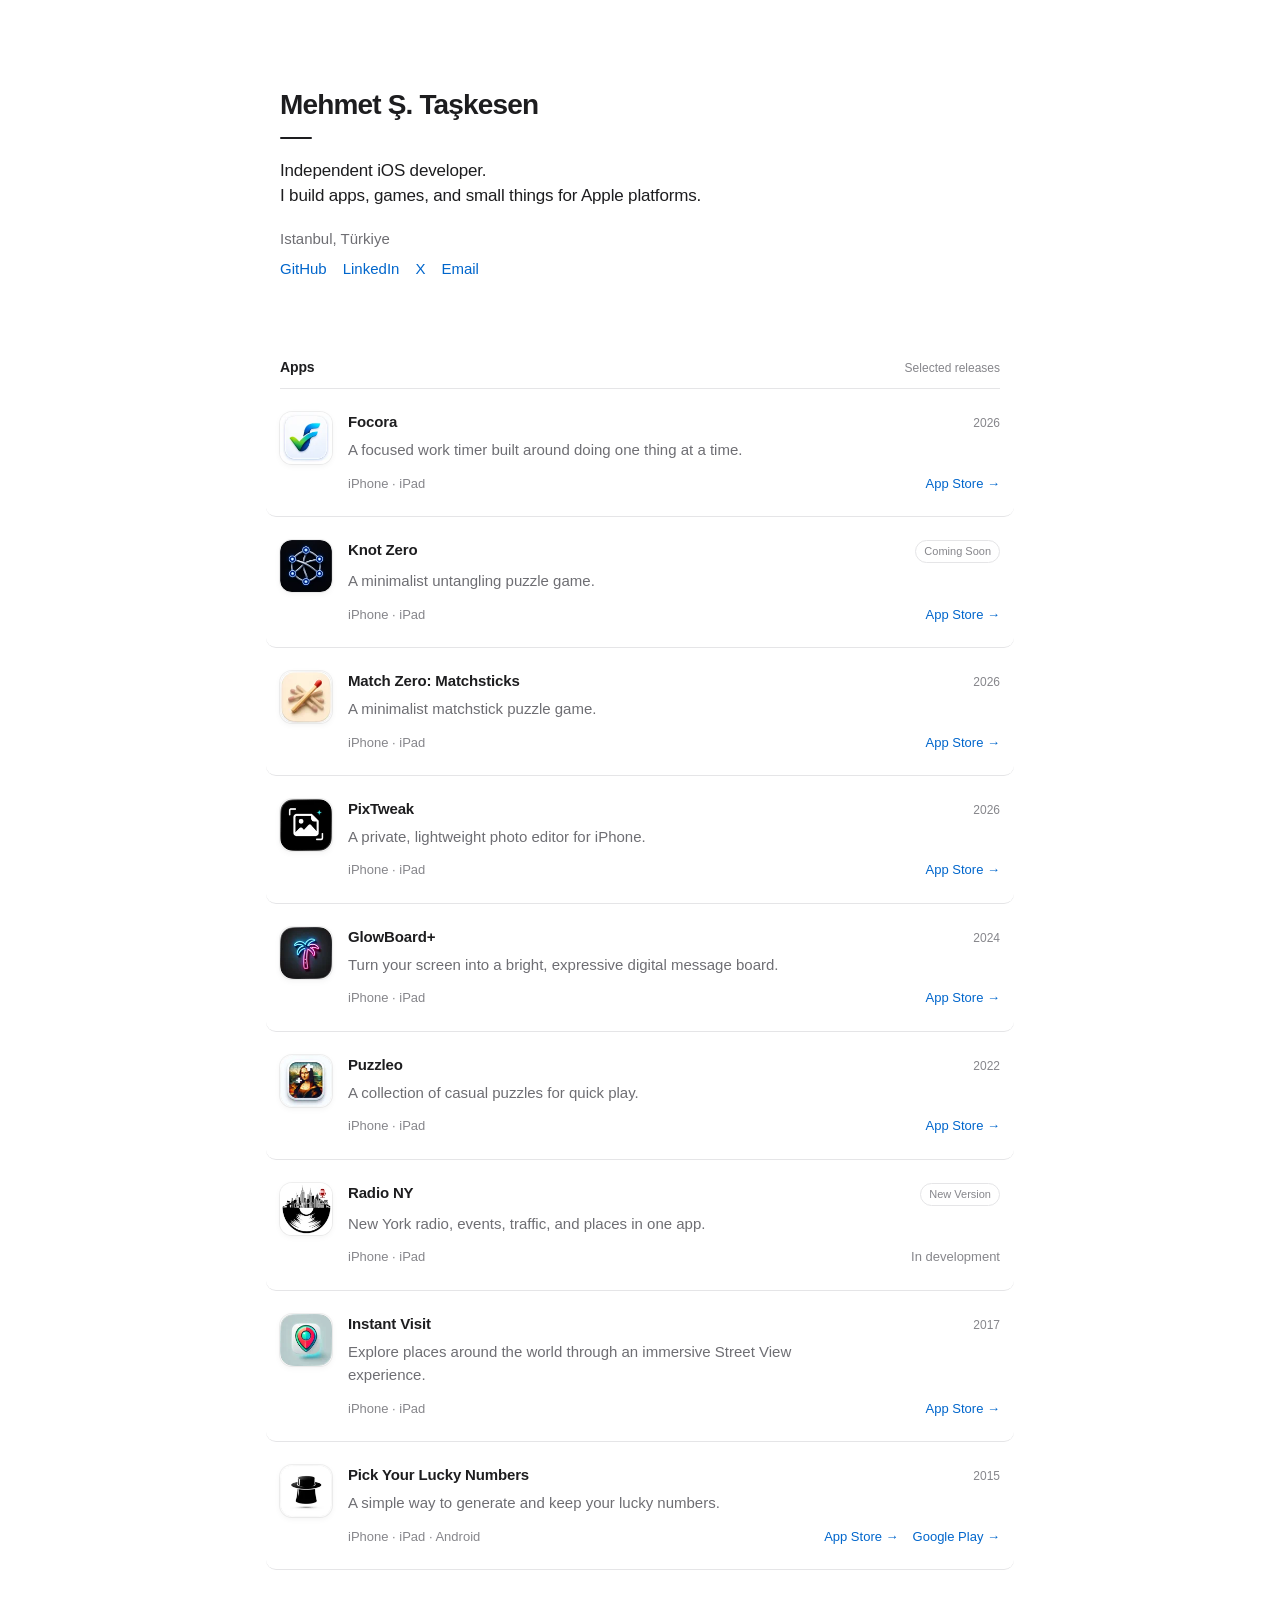
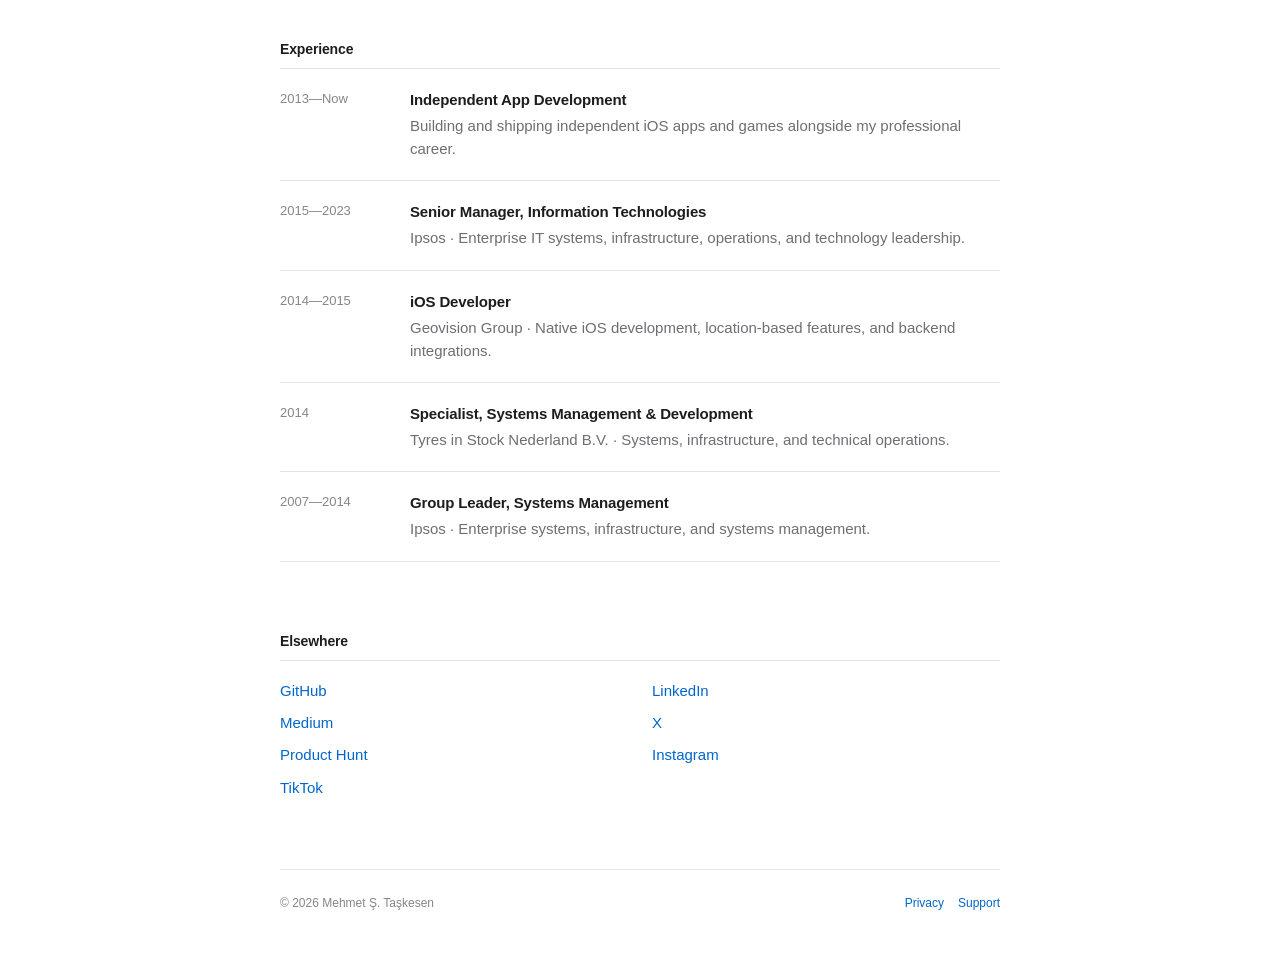
<file: index.html>
<!DOCTYPE html>
<html lang="en">
<head>
    <meta charset="UTF-8">
    <meta name="viewport" content="width=device-width, initial-scale=1.0">

    <title>Mehmet Ş. Taşkesen — iOS Developer</title>

    <meta
        name="description"
        content="Independent iOS developer building apps, games, and small things for Apple platforms."
    >

    <link rel="stylesheet" href="style.css">
</head>

<body>

<main class="container">

    <!-- Intro -->
    <header class="intro">

        <h1>Mehmet Ş. Taşkesen</h1>

        <p class="intro-text">
            Independent iOS developer.<br>
            I build apps, games, and small things for Apple platforms.
        </p>

        <p class="location">
            Istanbul, Türkiye
        </p>

        <nav class="links" aria-label="Social links">

            <a
                href="https://github.com/mehmeet43"
                target="_blank"
                rel="noopener noreferrer">
                GitHub
            </a>

            <a
                href="https://www.linkedin.com/in/mstaskesen/"
                target="_blank"
                rel="noopener noreferrer">
                LinkedIn
            </a>

            <a
                href="https://x.com/mehmeetapps"
                target="_blank"
                rel="noopener noreferrer">
                X
            </a>

            <a href="mailto:mt@mehmeet.com">
                Email
            </a>

        </nav>

    </header>


    <!-- Apps -->
    <section>

        <div class="section-heading">
            <h2>Apps</h2>
            <span>Selected releases</span>
        </div>


       <!-- Focora -->
<article class="item">

    <img
        class="app-icon"
        src="icons/focora.webp"
        alt="Focora app icon"
        width="100"
        height="100"
    >

    <div class="app-content">

        <div class="item-heading">
            <h3>Focora</h3>
            <span class="year">2026</span>
        </div>

        <p>
            A focused work timer built around doing one thing at a time.
        </p>

        <div class="meta">
            <span>iPhone · iPad</span>

            <a
                href="https://apps.apple.com/us/app/focora/id6778447981"
                target="_blank"
                rel="noopener noreferrer">
                App Store →
            </a>
        </div>

    </div>

</article>

        <!-- Knot Zero -->
        <article class="item">

            <img
                class="app-icon"
                src="icons/knot-zero.webp"
                alt="Knot Zero app icon"
                width="100"
                height="100"
            >

            <div class="app-content">

                <div class="item-heading">
                    <h3>Knot Zero</h3>
                    <span class="status subtle">Coming Soon</span>
                </div>

                <p>
                    A minimalist untangling puzzle game.
                </p>

                <div class="meta">
                    <span>iPhone · iPad</span>

                    <a
                        href="https://apps.apple.com/us/app/knot-zero/id6778612105"
                        target="_blank"
                        rel="noopener noreferrer">
                        App Store →
                    </a>
                </div>

            </div>

        </article>


        <!-- Match Zero -->
        <article class="item">

            <img
                class="app-icon"
                src="icons/match-zero.webp"
                alt="Match Zero app icon"
                width="100"
                height="100"
            >

            <div class="app-content">

                <div class="item-heading">
                    <h3>Match Zero: Matchsticks</h3>
                    <span class="year">2026</span>
                </div>

                <p>
                    A minimalist matchstick puzzle game.
                </p>

                <div class="meta">
                    <span>iPhone · iPad</span>

                    <a
                        href="https://apps.apple.com/us/app/match-zero-matchsticks/id6778510477"
                        target="_blank"
                        rel="noopener noreferrer">
                        App Store →
                    </a>
                </div>

            </div>

        </article>


        <!-- PixTweak -->
        <article class="item">

            <img
                class="app-icon"
                src="icons/pixtweak.webp"
                alt="PixTweak app icon"
                width="100"
                height="100"
            >

            <div class="app-content">

                <div class="item-heading">
                    <h3>PixTweak</h3>
                    <span class="year">2026</span>
                </div>

                <p>
                    A private, lightweight photo editor for iPhone.
                </p>

                <div class="meta">
                    <span>iPhone · iPad</span>

                    <a
                        href="https://apps.apple.com/us/app/pixtweak/id6737979670"
                        target="_blank"
                        rel="noopener noreferrer">
                        App Store →
                    </a>
                </div>

            </div>

        </article>


        <!-- Glowboard+ -->
        <article class="item">

            <img
                class="app-icon"
                src="icons/glowboard.webp"
                alt="Glowboard+ app icon"
                width="100"
                height="100"
            >

            <div class="app-content">

                <div class="item-heading">
                    <h3>GlowBoard+</h3>
                    <span class="year">2024</span>
                </div>

                <p>
                    Turn your screen into a bright, expressive digital message board.
                </p>

                <div class="meta">
                    <span>iPhone · iPad</span>

                    <a
                        href="https://apps.apple.com/us/app/glowboard/id6737849948"
                        target="_blank"
                        rel="noopener noreferrer">
                        App Store →
                    </a>
                </div>

            </div>

        </article>


        <!-- Puzzleo -->
        <article class="item">

            <img
                class="app-icon"
                src="icons/puzzleo.webp"
                alt="Puzzleo app icon"
                width="100"
                height="100"
            >

            <div class="app-content">

                <div class="item-heading">
                    <h3>Puzzleo</h3>
                    <span class="year">2022</span>
                </div>

                <p>
                    A collection of casual puzzles for quick play.
                </p>

                <div class="meta">
                    <span>iPhone · iPad</span>

                    <a
                        href="https://apps.apple.com/us/app/puzzleo/id1604089196"
                        target="_blank"
                        rel="noopener noreferrer">
                        App Store →
                    </a>
                </div>

            </div>

        </article>


        <!-- Radio NY -->
        <article class="item">

            <img
                class="app-icon"
                src="icons/radio-ny.webp"
                alt="Radio NY app icon"
                width="100"
                height="100"
            >

            <div class="app-content">

                <div class="item-heading">
                    <h3>Radio NY</h3>
                    <span class="status subtle">New Version</span>
                </div>

                <p>
                    New York radio, events, traffic, and places in one app.
                </p>

                <div class="meta">
                    <span>iPhone · iPad</span>
                    <span>In development</span>
                </div>

            </div>

        </article>


        <!-- Instant Visit -->
        <article class="item">

            <img
                class="app-icon"
                src="icons/instant-visit.webp"
                alt="Instant Visit app icon"
                width="100"
                height="100"
            >

            <div class="app-content">

                <div class="item-heading">
                    <h3>Instant Visit</h3>
                    <span class="year">2017</span>
                </div>

                <p>
                    Explore places around the world through an immersive Street View experience.
                </p>

                <div class="meta">
                    <span>iPhone · iPad</span>

                    <a
                        href="https://apps.apple.com/tr/app/instant-visit/id1234173758"
                        target="_blank"
                        rel="noopener noreferrer">
                        App Store →
                    </a>
                </div>

            </div>

        </article>


        <!-- Pick Your Lucky Numbers -->
        <article class="item">

            <img
                class="app-icon"
                src="icons/lucky-numbers.webp"
                alt="Pick Your Lucky Numbers app icon"
                width="100"
                height="100"
            >

            <div class="app-content">

                <div class="item-heading">
                    <h3>Pick Your Lucky Numbers</h3>
                    <span class="year">2015</span>
                </div>

                <p>
                    A simple way to generate and keep your lucky numbers.
                </p>

                <div class="meta">
    <span>iPhone · iPad · Android</span>

    <div class="store-links">
        <a
            href="https://apps.apple.com/us/app/pick-your-lucky-numbers/id6737599811"
            target="_blank"
            rel="noopener noreferrer">
            App Store →
        </a>

        <a
            href="https://play.google.com/store/apps/details?id=com.mehmeet.luckypicks&amp;hl=en"
            target="_blank"
            rel="noopener noreferrer">
            Google Play →
        </a>
    </div>
</div>

            </div>

        </article>

    </section>


    <!-- Experience -->
    <section>

        <div class="section-heading">
            <h2>Experience</h2>
        </div>

        <div class="work-row">

    <span class="work-year">2013—Now</span>

    <div>
        <h3>Independent App Development</h3>

        <p>
            Building and shipping independent iOS apps and games
            alongside my professional career.
        </p>
    </div>

</div>

        <div class="work-row">

            <span class="work-year">2015—2023</span>

            <div>
                <h3>Senior Manager, Information Technologies</h3>

                <p>
                    Ipsos · Enterprise IT systems, infrastructure,
                    operations, and technology leadership.
                </p>
            </div>

        </div>

        <div class="work-row">

            <span class="work-year">2014—2015</span>

            <div>
                <h3>iOS Developer</h3>

                <p>
                    Geovision Group · Native iOS development,
                    location-based features, and backend integrations.
                </p>
            </div>

        </div>

        <div class="work-row">

            <span class="work-year">2014</span>

            <div>
                <h3>Specialist, Systems Management & Development</h3>

                <p>
                    Tyres in Stock Nederland B.V. · Systems,
                    infrastructure, and technical operations.
                </p>
            </div>

        </div>

        <div class="work-row">

            <span class="work-year">2007—2014</span>

            <div>
                <h3>Group Leader, Systems Management</h3>

                <p>
                    Ipsos · Enterprise systems, infrastructure,
                    and systems management.
                </p>
            </div>

        </div>

    </section>


    <!-- Elsewhere -->
    <section>

        <div class="section-heading">
            <h2>Elsewhere</h2>
        </div>

        <div class="elsewhere">

            <a
                href="https://github.com/mehmeet43"
                target="_blank"
                rel="noopener noreferrer">
                GitHub
            </a>

            <a
                href="https://www.linkedin.com/in/mstaskesen/"
                target="_blank"
                rel="noopener noreferrer">
                LinkedIn
            </a>

            <a
                href="https://medium.com/@mehmeetapps"
                target="_blank"
                rel="noopener noreferrer">
                Medium
            </a>

            <a
                href="https://x.com/mehmeetapps"
                target="_blank"
                rel="noopener noreferrer">
                X
            </a>

            <a
                href="https://www.producthunt.com/@mehmet_s_taskesen"
                target="_blank"
                rel="noopener noreferrer">
                Product Hunt
            </a>

<a
    href="https://www.instagram.com/mehmeetapps/"
    target="_blank"
    rel="noopener noreferrer">
    Instagram
</a>

<a
    href="https://www.tiktok.com/@mehmeetapps"
    target="_blank"
    rel="noopener noreferrer">
    TikTok
</a>

        </div>

    </section>


    <footer>

        <span>
            © 2026 Mehmet Ş. Taşkesen
        </span>

        <nav aria-label="Legal">
            <a href="/privacy/">Privacy</a>
            <a href="/support/">Support</a>
        </nav>

    </footer>

</main>

</body>
</html>
</file>
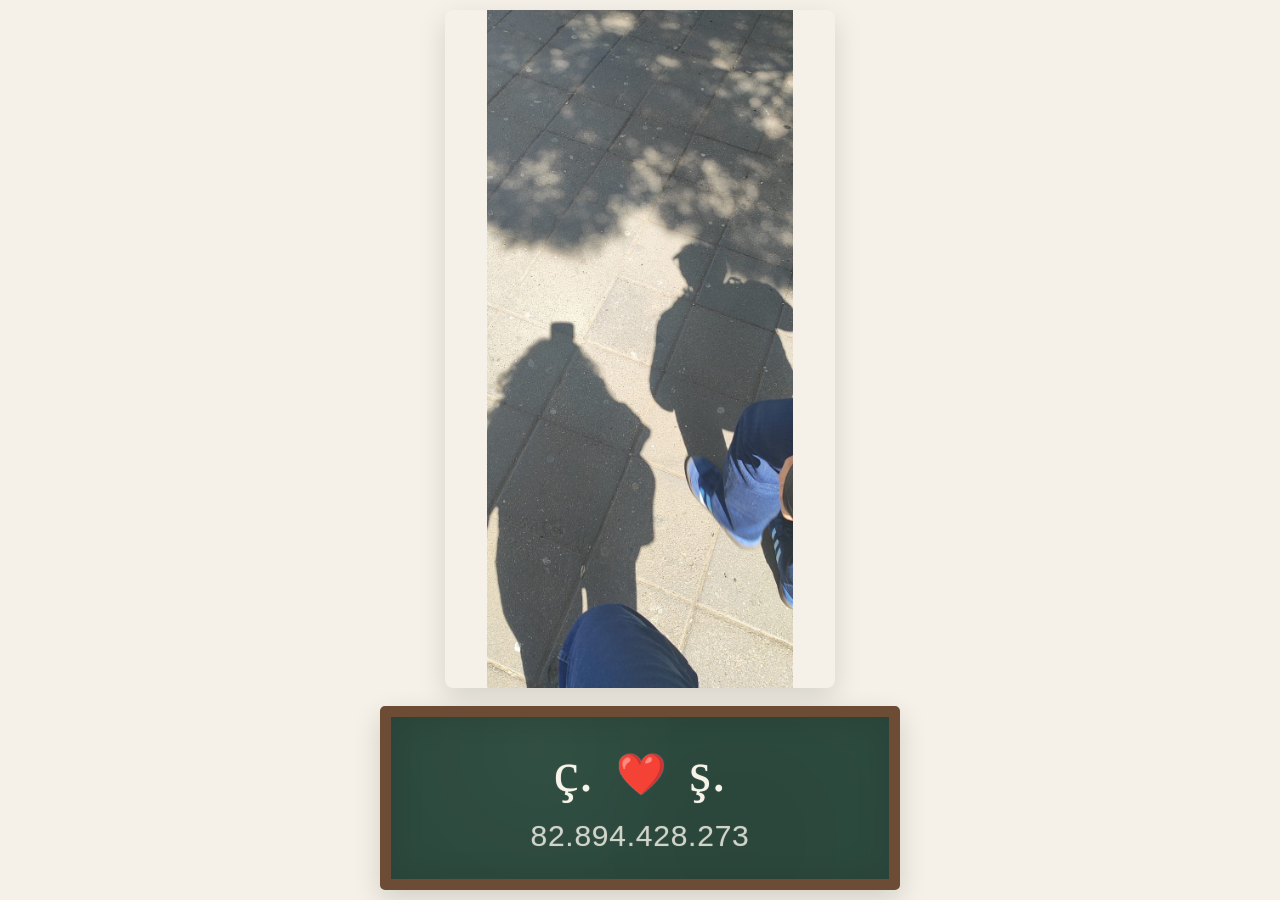
<file: love/index.html>
<!DOCTYPE html>
<html lang="tr">

<head>
    <meta charset="UTF-8">

    <meta
        name="viewport"
        content="width=device-width, initial-scale=1.0, viewport-fit=cover"
    >

    <title>❤️</title>

    <meta name="robots" content="noindex, nofollow">

    <link rel="stylesheet" href="style.css">
</head>

<body>

    <main
        id="love-page"
        class="love-page"
    >

        <!-- FOTOĞRAF -->

        <button
            id="photo-frame"
            class="photo-frame portrait"
            type="button"
            aria-label="fotoğraf"
        >

            <img
                id="love-photo"
                class="love-photo"
                src=""
                alt=""
            >

        </button>


        <!-- TAHTA -->

        <div class="board">

            <div class="names">
                ç. <span class="heart">❤️</span> ş.
            </div>

            <div
                id="love-counter"
                class="counter"
                aria-label="sevgi sayacı"
            >
                0
            </div>

        </div>

    </main>



    <!-- HİKÂYE -->

    <div
        id="story-overlay"
        class="story-overlay"
        aria-hidden="true"
    >

        <div class="story-panel">

            <button
                id="story-close"
                class="story-close"
                type="button"
                aria-label="kapat"
            >
                ×
            </button>

            <div
                id="story-text"
                class="story-text"
            ></div>

        </div>

    </div>



    <script>

        /*
         * ==================================================
         * SEVGİ SAYACI
         * ==================================================
         */

        const firstObservation = {
            time: new Date(
                "2026-08-22T04:46:00+03:00"
            ).getTime(),

            value: 16255000000
        };


        const secondObservation = {
            time: new Date(
                "2026-08-23T12:56:00+03:00"
            ).getTime(),

            value: 17105527318
        };


        const elapsedSeconds =
            (
                secondObservation.time -
                firstObservation.time
            ) / 1000;


        const growthPerSecond =
            (
                secondObservation.value -
                firstObservation.value
            ) / elapsedSeconds;


        const counter =
            document.getElementById(
                "love-counter"
            );


        function currentLoveValue() {

            const secondsSinceLastObservation =
                (
                    Date.now() -
                    secondObservation.time
                ) / 1000;


            return Math.floor(
                secondObservation.value +
                (
                    secondsSinceLastObservation *
                    growthPerSecond
                )
            );
        }


        function updateCounter() {

            counter.textContent =
                currentLoveValue()
                    .toLocaleString("tr-TR");
        }


        updateCounter();

        setInterval(
            updateCounter,
            1000
        );



        /*
         * ==================================================
         * FOTOĞRAFLAR
         * ==================================================
         */

        const photos = [];


        /*
         * 19 dikey
         */

        for (let i = 1; i <= 19; i++) {

            const name =
                `dikey-${String(i).padStart(2, "0")}`;


            photos.push({

                name: name,

                src:
                    `photos/${name}.jpg`,

                text:
                    `photos/${name}.txt`,

                orientation:
                    "portrait"
            });
        }


        /*
         * 13 yatay
         */

        for (let i = 1; i <= 13; i++) {

            const name =
                `yatay-${String(i).padStart(2, "0")}`;


            photos.push({

                name: name,

                src:
                    `photos/${name}.jpg`,

                text:
                    `photos/${name}.txt`,

                orientation:
                    "landscape"
            });
        }



        /*
         * ==================================================
         * SHUFFLE
         * ==================================================
         *
         * 32 fotoğrafın tamamı gösterilmeden
         * hiçbiri tekrar etmez.
         */

        function shuffledPhotos() {

            const array =
                [...photos];


            for (
                let i = array.length - 1;
                i > 0;
                i--
            ) {

                const j =
                    Math.floor(
                        Math.random() *
                        (i + 1)
                    );


                [
                    array[i],
                    array[j]
                ] = [
                    array[j],
                    array[i]
                ];
            }


            return array;
        }


        let photoQueue =
            shuffledPhotos();


        let lastPhoto =
            null;


        function refillQueue() {

            photoQueue =
                shuffledPhotos();


            /*
             * Yeni turun ilk fotoğrafı,
             * önceki turun sonuncusu olmasın.
             */

            if (
                lastPhoto &&
                photoQueue.length > 1 &&
                photoQueue[0].src === lastPhoto.src
            ) {

                [
                    photoQueue[0],
                    photoQueue[1]
                ] = [
                    photoQueue[1],
                    photoQueue[0]
                ];
            }
        }


        function getNextPhoto() {

            if (
                photoQueue.length === 0
            ) {

                refillQueue();
            }


            const nextPhoto =
                photoQueue.shift();


            lastPhoto =
                nextPhoto;


            return nextPhoto;
        }



        /*
         * ==================================================
         * ELEMENTLER
         * ==================================================
         */

        const lovePage =
            document.getElementById(
                "love-page"
            );


        const photoFrame =
            document.getElementById(
                "photo-frame"
            );


        const photo =
            document.getElementById(
                "love-photo"
            );


        const board =
            document.querySelector(
                ".board"
            );


        const storyOverlay =
            document.getElementById(
                "story-overlay"
            );


        const storyPanel =
            document.querySelector(
                ".story-panel"
            );


        const storyText =
            document.getElementById(
                "story-text"
            );


        const storyClose =
            document.getElementById(
                "story-close"
            );



        /*
         * ==================================================
         * DURUM
         * ==================================================
         */

        let currentPhoto =
            null;


        let currentStory =
            null;


        let changingPhoto =
            false;



        /*
         * ==================================================
         * FOTOĞRAF YÖNÜ
         * ==================================================
         */

        function setOrientation(
            orientation
        ) {

            photoFrame.classList.remove(
                "portrait",
                "landscape"
            );


            photoFrame.classList.add(
                orientation
            );
        }



        /*
         * ==================================================
         * METNİ YÜKLE
         * ==================================================
         *
         * Aynı isimli .txt yoksa:
         *
         * currentStory = null
         *
         * ve fotoğrafa tıklanınca
         * hiçbir şey olmaz.
         */

        async function loadStory(photoInfo) {

    currentStory = null;

    try {

        const response = await fetch(
            photoInfo.text,
            {
                cache: "no-cache"
            }
        );


        /*
         * Gerçek 404 geldiyse bırak.
         */
        if (!response.ok) {
            return;
        }


        const text =
            (await response.text()).trim();


        /*
         * Boş dosya.
         */
        if (!text) {
            return;
        }


        /*
         * Cloudflare / static hosting bazen
         * bulunamayan .txt yerine index.html
         * döndürebilir.
         *
         * HTML geldiyse bunu hikâye sanma.
         */
        const lower =
            text.toLowerCase();


        if (
            lower.startsWith("<!doctype html") ||
            lower.startsWith("<html") ||
            lower.includes("<head>") ||
            lower.includes("<body>")
        ) {
            return;
        }


        /*
         * Fetch sürerken kullanıcı başka
         * fotoğrafa geçmiş olabilir.
         */
        if (
            !currentPhoto ||
            currentPhoto.name !== photoInfo.name
        ) {
            return;
        }


        /*
         * Ancak gerçekten bir txt metni
         * geldiyse hikâye olarak kabul et.
         */
        currentStory = text;

    } catch (error) {

        /*
         * Dosya yok / erişilemiyor:
         * hiçbir şey gösterme.
         */
        currentStory = null;
    }
}



        /*
         * ==================================================
         * FOTOĞRAFI DEĞİŞTİR
         * ==================================================
         */

        function changePhoto(
            immediate = false
        ) {

            if (changingPhoto) {

                return;
            }


            /*
             * Yazı okunurken değiştirme.
             */

            if (
                document.body.classList.contains(
                    "story-open"
                )
            ) {

                return;
            }


            changingPhoto =
                true;


            const nextPhoto =
                getNextPhoto();


            const loader =
                new Image();


            loader.onload = () => {


                const showPhoto = () => {

                    /*
                     * Önce eski metni unut.
                     */

                    currentStory =
                        null;


                    setOrientation(
                        nextPhoto.orientation
                    );


                    photo.src =
                        nextPhoto.src;


                    currentPhoto =
                        nextPhoto;


                    /*
                     * Aynı isimli .txt var mı?
                     */

                    loadStory(
                        nextPhoto
                    );


                    requestAnimationFrame(
                        () => {

                            requestAnimationFrame(
                                () => {

                                    photo.classList.add(
                                        "visible"
                                    );


                                    changingPhoto =
                                        false;
                                }
                            );
                        }
                    );
                };


                /*
                 * İlk fotoğraf
                 */

                if (immediate) {

                    showPhoto();

                    return;
                }


                /*
                 * Önce eski fotoğrafı soldur.
                 */

                photo.classList.remove(
                    "visible"
                );


                /*
                 * Sonra yenisini getir.
                 */

                setTimeout(
                    showPhoto,
                    700
                );
            };


            /*
             * Fotoğraf dosyası yoksa
             * galeriyi durdurma.
             */

            loader.onerror = () => {

                changingPhoto =
                    false;


                setTimeout(
                    () => changePhoto(),
                    500
                );
            };


            loader.src =
                nextPhoto.src;
        }



        /*
         * ==================================================
         * HİKÂYE
         * ==================================================
         */

        function openStory() {

    if (!currentStory) {
        return;
    }


    storyText.textContent =
        currentStory;


    document.body.classList.add(
        "story-open"
    );


    storyOverlay.classList.add(
        "visible"
    );


    storyOverlay.setAttribute(
        "aria-hidden",
        "false"
    );
}



        /*
         * ==================================================
         * ETKİLEŞİM
         * ==================================================
         */


        /*
         * FOTOĞRAFA TIKLA
         *
         * Metin varsa aç.
         * Metin yoksa hiçbir şey yapma.
         */

        photoFrame.addEventListener(
            "click",
            event => {

                /*
                 * Bu tıklamanın lovePage'e
                 * ulaşmasını engelliyoruz.
                 *
                 * Böylece metin yoksa bile
                 * fotoğraf değişmez.
                 */

                event.stopPropagation();


                openStory();
            }
        );



        /*
         * TAHTAYA TIKLA
         *
         * Hiçbir şey yapma.
         */

        board.addEventListener(
            "click",
            event => {

                event.stopPropagation();
            }
        );



        /*
         * BOŞ KREM ALANA TIKLA
         *
         * Sonraki fotoğrafa geç.
         */

        lovePage.addEventListener(
            "click",
            () => {

                changePhoto();
            }
        );



        /*
         * X'e tıkla.
         */

        storyClose.addEventListener(
            "click",
            event => {

                event.stopPropagation();


                closeStory();
            }
        );



        /*
         * Yazının üzerine tıklayınca
         * hiçbir şey yapma.
         */

        storyPanel.addEventListener(
            "click",
            event => {

                event.stopPropagation();
            }
        );



        /*
         * Yazının DIŞINDAKİ
         * karanlık alana tıkla:
         *
         * kapat.
         */

        storyOverlay.addEventListener(
            "click",
            event => {

                if (
                    event.target ===
                    storyOverlay
                ) {

                    closeStory();
                }
            }
        );



        /*
         * Bilgisayarda ESC.
         */

        document.addEventListener(
            "keydown",
            event => {

                if (
                    event.key ===
                    "Escape"
                ) {

                    closeStory();
                }
            }
        );



        /*
         * ==================================================
         * BAŞLAT
         * ==================================================
         */

        changePhoto(true);



        /*
         * ==================================================
         * OTOMATİK DEĞİŞİM
         * ==================================================
         *
         * Her 30 saniyede bir.
         */

        setInterval(

            () => {

                /*
                 * Sekme açıksa
                 * ve yazı okunmuyorsa.
                 */

                if (
                    document.visibilityState ===
                    "visible" &&

                    !document.body.classList.contains(
                        "story-open"
                    )
                ) {

                    changePhoto();
                }
            },

            30000
        );


    </script>

</body>

</html>
</file>
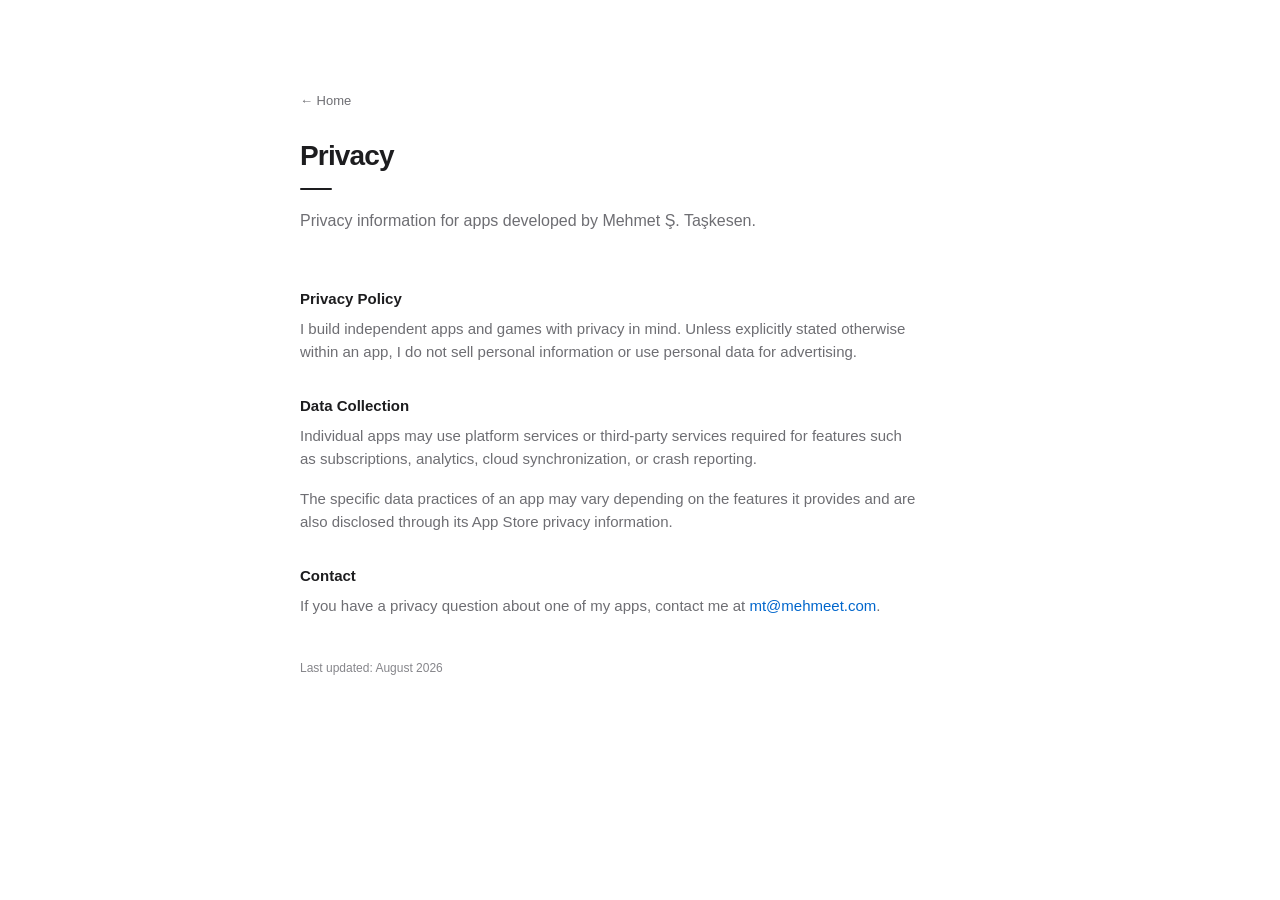
<file: privacy/index.html>
<!DOCTYPE html>
<html lang="en">
<head>
    <meta charset="UTF-8">
    <meta name="viewport" content="width=device-width, initial-scale=1.0">

    <title>Privacy — Mehmet Ş. Taşkesen</title>

    <meta
        name="description"
        content="Privacy information for apps developed by Mehmet Ş. Taşkesen."
    >

    <link rel="stylesheet" href="../style.css">
</head>

<body>

<main class="container legal-page">

    <header class="legal-header">
        <a href="/" class="back-link">← Home</a>

        <h1>Privacy</h1>

        <p class="legal-intro">
            Privacy information for apps developed by Mehmet Ş. Taşkesen.
        </p>
    </header>

    <section class="legal-content">

        <h2>Privacy Policy</h2>

        <p>
            I build independent apps and games with privacy in mind.
            Unless explicitly stated otherwise within an app, I do not
            sell personal information or use personal data for advertising.
        </p>

        <h2>Data Collection</h2>

        <p>
            Individual apps may use platform services or third-party
            services required for features such as subscriptions,
            analytics, cloud synchronization, or crash reporting.
        </p>

        <p>
            The specific data practices of an app may vary depending
            on the features it provides and are also disclosed through
            its App Store privacy information.
        </p>

        <h2>Contact</h2>

        <p>
            If you have a privacy question about one of my apps,
            contact me at
            <a href="mailto:mt@mehmeet.com">mt@mehmeet.com</a>.
        </p>

        <p class="legal-updated">
            Last updated: August 2026
        </p>

    </section>

</main>

</body>
</html>
</file>
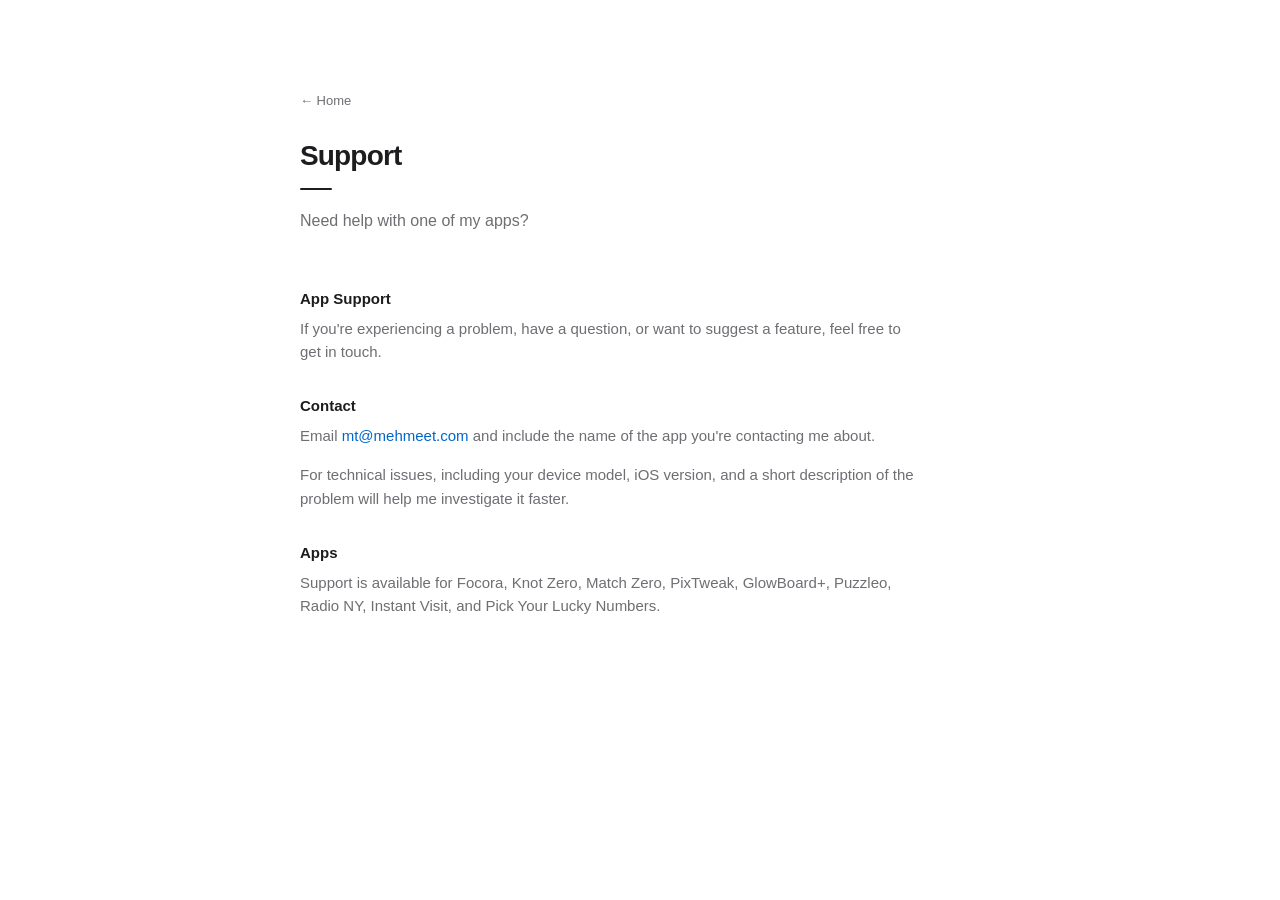
<file: support/index.html>
<!DOCTYPE html>
<html lang="en">
<head>
    <meta charset="UTF-8">
    <meta name="viewport" content="width=device-width, initial-scale=1.0">

    <title>Support — Mehmet Ş. Taşkesen</title>

    <meta
        name="description"
        content="Support for apps developed by Mehmet Ş. Taşkesen."
    >

    <link rel="stylesheet" href="../style.css">
</head>

<body>

<main class="container legal-page">

    <header class="legal-header">
        <a href="/" class="back-link">← Home</a>

        <h1>Support</h1>

        <p class="legal-intro">
            Need help with one of my apps?
        </p>
    </header>

    <section class="legal-content">

        <h2>App Support</h2>

        <p>
            If you're experiencing a problem, have a question,
            or want to suggest a feature, feel free to get in touch.
        </p>

        <h2>Contact</h2>

        <p>
            Email
            <a href="mailto:mt@mehmeet.com">mt@mehmeet.com</a>
            and include the name of the app you're contacting me about.
        </p>

        <p>
            For technical issues, including your device model,
            iOS version, and a short description of the problem
            will help me investigate it faster.
        </p>

        <h2>Apps</h2>

        <p>
            Support is available for Focora, Knot Zero,
            Match Zero, PixTweak, GlowBoard+, Puzzleo,
            Radio NY, Instant Visit, and Pick Your Lucky Numbers.
        </p>

    </section>

</main>

</body>
</html>
</file>
<file: style.css>
:root {
    --background: #ffffff;

    --text: #1d1d1f;
    --secondary: #6e6e73;
    --tertiary: #86868b;

    --line: #e5e5e7;
    --surface: #f7f7f8;

    --link: #0066cc;

    --content-width: 720px;
}


/* --------------------------------------------------
   Base
-------------------------------------------------- */

* {
    box-sizing: border-box;
}

html {
    -webkit-font-smoothing: antialiased;
    text-rendering: optimizeLegibility;
}

body {
    margin: 0;

    background: var(--background);
    color: var(--text);

    font-family:
        -apple-system,
        BlinkMacSystemFont,
        "SF Pro Text",
        "Helvetica Neue",
        Helvetica,
        Arial,
        sans-serif;

    font-size: 15px;
    line-height: 1.55;
}

.container {
    width: min(calc(100% - 48px), var(--content-width));

    margin: 0 auto;
    padding: 88px 0 48px;
}


/* --------------------------------------------------
   Links
-------------------------------------------------- */

a {
    color: var(--link);
    text-decoration: none;

    transition: opacity 120ms ease;
}

a:hover {
    text-decoration: underline;
    text-underline-offset: 3px;
}


/* --------------------------------------------------
   Intro
-------------------------------------------------- */

.intro {
    margin-bottom: 78px;
}

h1 {
    margin: 0;

    font-size: 28px;
    line-height: 1.2;
    font-weight: 650;

    letter-spacing: -0.03em;
}

h1::after {
    content: "";

    display: block;

    width: 32px;
    height: 2px;

    margin: 15px 0 19px;

    background: var(--text);

    border-radius: 999px;
}

.intro-text {
    margin: 0 0 18px;

    font-size: 17px;
    line-height: 1.5;

    letter-spacing: -0.01em;
}

.location {
    margin: 0 0 7px;

    color: var(--secondary);
}

.links {
    display: flex;
    flex-wrap: wrap;

    gap: 6px 16px;
}


/* --------------------------------------------------
   Sections
-------------------------------------------------- */

section {
    margin-bottom: 70px;
}

.section-heading {
    display: flex;

    align-items: baseline;
    justify-content: space-between;

    gap: 20px;

    padding-bottom: 10px;

    border-bottom: 1px solid var(--line);
}

.section-heading h2 {
    margin: 0;

    font-size: 14px;
    line-height: 1.3;

    font-weight: 650;

    letter-spacing: -0.01em;
}

.section-heading > span {
    color: var(--tertiary);

    font-size: 12px;
}


/* --------------------------------------------------
   Apps
-------------------------------------------------- */

.item {
    position: relative;

    display: flex;
    align-items: flex-start;

    gap: 16px;

    padding: 22px 14px;
    margin: 0 -14px;

    border-bottom: 1px solid var(--line);
    border-radius: 10px;

    transition:
        background-color 160ms ease,
        transform 160ms ease;
}

.item:hover {
    background: var(--surface);

    transform: translateY(-1px);
}


/* App Store artwork */

.app-icon {
    display: block;

    width: 52px;
    height: 52px;

    min-width: 52px;

    margin-top: 1px;

    object-fit: cover;

    border-radius: 12px;

    box-shadow:
        0 0 0 1px rgba(0, 0, 0, 0.06),
        0 2px 6px rgba(0, 0, 0, 0.05);

    flex: 0 0 52px;
}

.app-content {
    flex: 1 1 auto;

    min-width: 0;
}

.item-heading {
    display: flex;

    align-items: baseline;
    justify-content: space-between;

    gap: 20px;
}

h3 {
    margin: 0;

    font-size: 15px;
    line-height: 1.4;

    font-weight: 600;

    letter-spacing: -0.01em;
}

.item p {
    max-width: 520px;

    margin: 6px 0 12px;

    color: var(--secondary);
}

.year {
    flex-shrink: 0;

    color: var(--tertiary);

    font-size: 12px;

    font-variant-numeric: tabular-nums;
}


/* --------------------------------------------------
   Status
-------------------------------------------------- */

.status {
    flex-shrink: 0;

    padding: 2px 8px;

    border: 1px solid var(--line);
    border-radius: 999px;

    color: var(--secondary);

    background: var(--background);

    font-size: 11px;
    line-height: 1.6;

    white-space: nowrap;
}

.status.subtle {
    color: var(--tertiary);
}


/* --------------------------------------------------
   App metadata
-------------------------------------------------- */

.meta {
    display: flex;

    align-items: center;
    justify-content: space-between;

    gap: 20px;

    color: var(--tertiary);

    font-size: 13px;
}

.store-links {
    display: flex;
    align-items: center;
    justify-content: flex-end;

    gap: 14px;

    flex-wrap: wrap;
}


/* --------------------------------------------------
   Experience
-------------------------------------------------- */

.work-row {
    display: grid;

    grid-template-columns: 110px minmax(0, 1fr);

    gap: 20px;

    padding: 20px 0;

    border-bottom: 1px solid var(--line);
}

.work-year {
    color: var(--tertiary);

    font-size: 13px;

    font-variant-numeric: tabular-nums;
}

.work-row p {
    margin: 4px 0 0;

    color: var(--secondary);
}


/* --------------------------------------------------
   Elsewhere
-------------------------------------------------- */

.elsewhere {
    display: grid;

    grid-template-columns:
        repeat(2, minmax(0, 1fr));

    gap: 9px 24px;

    padding-top: 18px;
}


/* --------------------------------------------------
   Footer
-------------------------------------------------- */

footer {
    display: flex;

    align-items: center;
    justify-content: space-between;

    gap: 24px;

    padding-top: 24px;

    border-top: 1px solid var(--line);

    color: var(--tertiary);

    font-size: 12px;
}

footer nav {
    display: flex;

    gap: 14px;
}


/* --------------------------------------------------
   Mobile
-------------------------------------------------- */

@media (max-width: 600px) {

    .container {
        width: min(calc(100% - 36px), var(--content-width));

        padding-top: 52px;
    }

    .intro {
        margin-bottom: 58px;
    }

    section {
        margin-bottom: 54px;
    }

    .item {
        gap: 13px;

        padding-left: 8px;
        padding-right: 8px;

        margin-left: -8px;
        margin-right: -8px;
    }

    .app-icon {
        width: 44px;
        height: 44px;

        min-width: 44px;

        flex-basis: 44px;

        border-radius: 10px;
    }

    .item-heading {
        gap: 10px;
    }

    .meta {
        gap: 10px;
    }

    .store-links {
        gap: 6px 12px;
    }

    .work-row {
        grid-template-columns: 1fr;

        gap: 4px;
    }

    .elsewhere {
        grid-template-columns:
            repeat(2, minmax(0, 1fr));
    }

    footer {
        align-items: flex-start;
        flex-direction: column;

        gap: 8px;
    }
}


/* --------------------------------------------------
   Dark Mode
-------------------------------------------------- */

@media (prefers-color-scheme: dark) {

    :root {
        --background: #111111;

        --text: #f5f5f7;
        --secondary: #a1a1a6;
        --tertiary: #86868b;

        --line: #2c2c2e;
        --surface: #1a1a1c;

        --link: #2997ff;
    }

    .app-icon {
        box-shadow:
            0 0 0 1px rgba(255, 255, 255, 0.08),
            0 2px 7px rgba(0, 0, 0, 0.25);
    }
}

/* --------------------------------------------------
   Legal / Support Pages
-------------------------------------------------- */

.legal-page {
    max-width: 680px;
}

.legal-header {
    margin-bottom: 54px;
}

.back-link {
    display: inline-block;

    margin-bottom: 28px;

    color: var(--secondary);

    font-size: 13px;
}

.legal-intro {
    margin: 0;

    color: var(--secondary);

    font-size: 16px;
}

.legal-content {
    margin-bottom: 0;
}

.legal-content h2 {
    margin: 32px 0 8px;

    font-size: 15px;
    line-height: 1.4;

    font-weight: 650;
}

.legal-content h2:first-child {
    margin-top: 0;
}

.legal-content p {
    max-width: 620px;

    margin: 0 0 16px;

    color: var(--secondary);
}

.legal-updated {
    margin-top: 42px !important;

    color: var(--tertiary) !important;

    font-size: 12px;
}
</file>
<file: love/style.css>
:root {

    --background:
        #f5f1e8;

    --board:
        #2d4a3e;

    --board-edge:
        #6d4c35;

    --chalk:
        #f7f3e8;

    --chalk-soft:
        rgba(
            247,
            243,
            232,
            0.72
        );
}



/* ==================================================
   BASE
================================================== */

* {
    box-sizing:
        border-box;
}


html,
body {

    width:
        100%;

    height:
        100%;

    margin:
        0;
}


body {

    overflow:
        hidden;

    background:
        var(--background);

    font-family:
        -apple-system,
        BlinkMacSystemFont,
        "Helvetica Neue",
        Arial,
        sans-serif;

    -webkit-font-smoothing:
        antialiased;
}



/* ==================================================
   SAYFA
================================================== */

.love-page {

    width:
        100%;

    height:
        100vh;

    height:
        100svh;


    display:
        flex;

    flex-direction:
        column;

    align-items:
        center;

    justify-content:
        center;


    gap:
        clamp(
            10px,
            2svh,
            20px
        );


    padding:

        max(
            10px,
            env(safe-area-inset-top)
        )

        12px

        max(
            10px,
            env(safe-area-inset-bottom)
        );


    overflow:
        hidden;


    cursor:
        pointer;
}



/* ==================================================
   FOTOĞRAF ÇERÇEVESİ
================================================== */

.photo-frame {

    appearance:
        none;

    -webkit-appearance:
        none;


    position:
        relative;


    /*
     * Tahtadan kalan alanı kullan.
     */

    flex:
        1 1 0;

    min-height:
        0;


    max-width:
        94vw;


    margin:
        0;

    padding:
        0;


    border:
        0;


    overflow:
        hidden;


    display:
        flex;

    align-items:
        center;

    justify-content:
        center;


    border-radius:
        8px;


    background:
        transparent;


    box-shadow:
        0 10px 28px
        rgba(
            0,
            0,
            0,
            0.13
        );


    cursor:
        pointer;


    transition:
        width 0.7s ease;
}



/* ==================================================
   DİKEY
================================================== */

.photo-frame.portrait {

    width:
        min(
            390px,
            82vw
        );
}



/* ==================================================
   YATAY
================================================== */

.photo-frame.landscape {

    width:
        min(
            560px,
            94vw
        );
}



/* ==================================================
   FOTOĞRAF
================================================== */

.love-photo {

    display:
        block;


    width:
        100%;

    height:
        100%;


    object-fit:
        contain;

    object-position:
        center;


    opacity:
        0;


    transform:
        scale(
            1.008
        );


    transition:

        opacity
        0.7s
        ease,

        transform
        5s
        ease;


    pointer-events:
        none;
}


.love-photo.visible {

    opacity:
        1;

    transform:
        scale(
            1
        );
}



/* ==================================================
   TAHTA
================================================== */

.board {

    position:
        relative;


    width:
        min(
            520px,
            90vw
        );


    flex-shrink:
        0;


    padding:

        clamp(
            20px,
            3svh,
            36px
        )

        22px

        clamp(
            18px,
            2.8svh,
            32px
        );


    text-align:
        center;


    background:

        radial-gradient(

            circle at 30% 20%,

            rgba(
                255,
                255,
                255,
                0.025
            ),

            transparent 38%
        ),

        radial-gradient(

            circle at 70% 75%,

            rgba(
                0,
                0,
                0,
                0.06
            ),

            transparent 42%
        ),

        var(--board);


    border:

        clamp(
            7px,
            1.2vw,
            11px
        )

        solid

        var(--board-edge);


    border-radius:
        5px;


    box-shadow:

        0 10px 28px
        rgba(
            0,
            0,
            0,
            0.14
        ),

        inset
        0 0 35px
        rgba(
            0,
            0,
            0,
            0.12
        );


    /*
     * Tahtaya tıklama davranışı yok.
     */

    cursor:
        default;
}



/* ==================================================
   İSİMLER
================================================== */

.names {

    color:
        var(--chalk);


    font-family:

        "Bradley Hand",
        "Chalkboard SE",
        "Comic Sans MS",
        cursive;


    font-size:

        clamp(
            38px,
            8vw,
            56px
        );


    line-height:
        1;


    letter-spacing:
        0.01em;


    text-shadow:

        0 0 1px

        rgba(
            255,
            255,
            255,
            0.5
        );
}



/* ==================================================
   KALP
================================================== */

.heart {

    display:
        inline-block;


    margin:
        0 8px;


    font-family:
        -apple-system,
        BlinkMacSystemFont,
        sans-serif;


    font-size:
        0.72em;


    vertical-align:
        0.08em;
}



/* ==================================================
   SAYAÇ
================================================== */

.counter {

    margin-top:

        clamp(
            14px,
            2svh,
            24px
        );


    color:
        var(--chalk-soft);


    font-family:

        "Chalkboard SE",
        "Bradley Hand",
        -apple-system,
        sans-serif;


    font-size:

        clamp(
            20px,
            4.5vw,
            30px
        );


    font-weight:
        500;


    line-height:
        1.2;


    letter-spacing:
        0.025em;


    font-variant-numeric:
        tabular-nums;


    text-shadow:

        0 0 1px

        rgba(
            255,
            255,
            255,
            0.35
        );
}



/* ==================================================
   HİKÂYE ARKA PLANI
================================================== */

.story-overlay {

    position:
        fixed;


    inset:
        0;


    z-index:
        1000;


    display:
        flex;

    align-items:
        center;

    justify-content:
        center;


    padding:
        20px;


    background:
        rgba(
            24,
            22,
            19,
            0.68
        );


    backdrop-filter:
        blur(
            8px
        );

    -webkit-backdrop-filter:
        blur(
            8px
        );


    opacity:
        0;

    visibility:
        hidden;


    transition:

        opacity
        0.45s
        ease,

        visibility
        0.45s
        ease;


    cursor:
        pointer;
}


.story-overlay.visible {

    opacity:
        1;

    visibility:
        visible;
}



/* ==================================================
   HİKÂYE PANELİ
================================================== */

.story-panel {

    position:
        relative;


    width:
        min(
            620px,
            92vw
        );


    max-height:
        min(
            78svh,
            760px
        );


    overflow-y:
        auto;


    -webkit-overflow-scrolling:
        touch;


    padding:

        clamp(
            38px,
            7vw,
            64px
        );


    background:
        #f5f1e8;


    border-radius:
        8px;


    box-shadow:

        0 24px 70px

        rgba(
            0,
            0,
            0,
            0.28
        );


    cursor:
        default;
}



/* ==================================================
   HİKÂYE METNİ
================================================== */

.story-text {

    color:
        #34312d;


    font-family:

        Georgia,
        "Times New Roman",
        serif;


    font-size:

        clamp(
            17px,
            2.1vw,
            20px
        );


    line-height:
        1.72;


    letter-spacing:
        0.002em;


    /*
     * TXT içindeki boş satırları koru.
     */

    white-space:
        pre-line;
}



/* ==================================================
   KAPAT
================================================== */

.story-close {

    appearance:
        none;

    -webkit-appearance:
        none;


    position:
        absolute;


    top:
        13px;

    right:
        17px;


    margin:
        0;

    padding:
        0;


    border:
        0;


    background:
        transparent;


    color:
        rgba(
            52,
            49,
            45,
            0.55
        );


    font-family:
        -apple-system,
        BlinkMacSystemFont,
        sans-serif;


    font-size:
        30px;


    font-weight:
        300;


    line-height:
        1;


    cursor:
        pointer;
}



/* ==================================================
   MOBILE
================================================== */

@media (max-width: 600px) {

    .love-page {

        gap:
            9px;


        padding:

            max(
                8px,
                env(safe-area-inset-top)
            )

            8px

            max(
                8px,
                env(safe-area-inset-bottom)
            );
    }


    .photo-frame.portrait {

        width:
            min(
                78vw,
                370px
            );
    }


    .photo-frame.landscape {

        width:
            min(
                94vw,
                470px
            );
    }


    .board {

        width:
            min(
                94vw,
                430px
            );


        padding:

            clamp(
                14px,
                2.1svh,
                22px
            )

            14px;
    }


    .names {

        font-size:

            clamp(
                34px,
                9vw,
                47px
            );
    }


    .heart {

        margin-left:
            4px;

        margin-right:
            4px;
    }


    .counter {

        margin-top:

            clamp(
                9px,
                1.5svh,
                16px
            );


        font-size:

            clamp(
                18px,
                5.5vw,
                25px
            );
    }


    /*
     * Hikâye telefonda
     * ekranın çoğunu kullanabilir.
     */

    .story-overlay {

        padding:

            max(
                12px,
                env(safe-area-inset-top)
            )

            10px

            max(
                12px,
                env(safe-area-inset-bottom)
            );
    }


    .story-panel {

        width:
            100%;


        max-height:
            88svh;


        padding:
            44px
            26px
            34px;


        border-radius:
            7px;
    }


    .story-text {

        font-size:
            17px;


        line-height:
            1.68;
    }
}



/* ==================================================
   KISA EKRANLAR
================================================== */

@media (max-height: 700px) {

    .love-page {

        gap:
            7px;
    }


    .board {

        padding:
            12px
            14px;
    }


    .names {

        font-size:
            32px;
    }


    .counter {

        margin-top:
            8px;


        font-size:
            18px;
    }
}



/* ==================================================
   ÇOK KISA EKRANLAR
================================================== */

@media (max-height: 560px) {

    .board {

        padding:
            9px
            12px;
    }


    .names {

        font-size:
            28px;
    }


    .counter {

        margin-top:
            5px;


        font-size:
            16px;
    }
}
</file>
